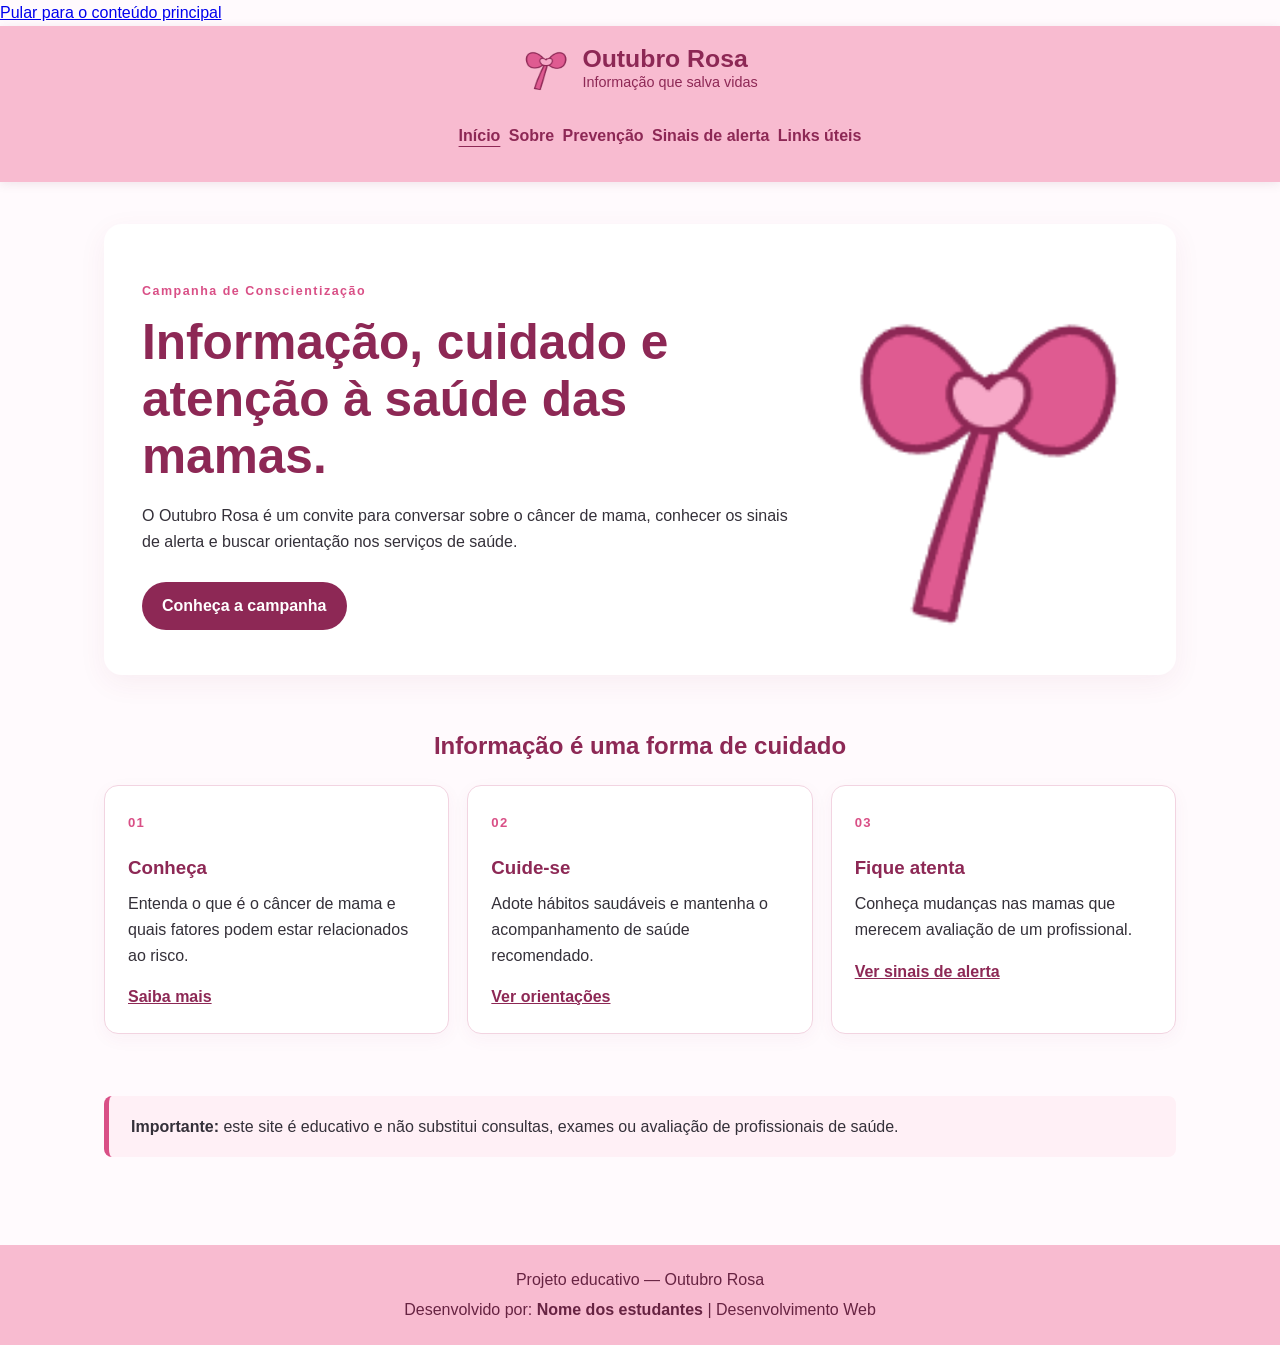
<file: index.html>
<!DOCTYPE html>
<html lang="pt-BR">
<head>
    <meta charset="UTF-8">
    <meta name="viewport" content="width=device-width, initial-scale=1.0">
    <title>Outubro Rosa | Início</title>
    <meta name="description" content="Página educativa sobre a campanha Outubro Rosa. Conheça os sinais de alerta, prevenção e a importância da saúde das mamas.">
 
    <link rel="preload" href="style.css" as style>
    <link rel="stylesheet" href="style.css">
</head>
<body>

  
    <a href="#conteudo-principal" class="pular-conteudo">Pular para o conteúdo principal</a>

    <header class="site-header">
        <a class="marca" href="index.html">
             <img src="laco.png" alt="laco">
            <span>
                <strong>Outubro Rosa</strong>
                <small>Informação que salva vidas</small>
            </span>
        </a>
        <nav aria-label="Menu principal">
            <ul>
                <a href="index.html" aria-current="page">Início</a>
                <a href="sobre.html">Sobre</a>
                <a href="prevencao.html">Prevenção</a>
                <a href="sinais.html">Sinais de alerta</a>
                <a href="links.html">Links úteis</a>
            </ul>
        </nav>
    </header>

    <main id="conteudo-principal">
        <section class="destaque">
            <div>
                <p class="etiqueta">Campanha de Conscientização</p>
                <h1>Informação, cuidado e atenção à saúde das mamas.</h1>
                <p>O Outubro Rosa é um convite para conversar sobre o câncer de mama, conhecer os sinais de alerta e buscar orientação nos serviços de saúde.</p>
                <a class="botao" href="sobre.html">Conheça a campanha</a>
            </div>
            <img class="imagem-destaque" src="laco.png" alt="Ilustração de um laço rosa, símbolo do Outubro Rosa" width="400" height="400" loading="eager">
        </section>

        <section class="secao" aria-labelledby="titulo-informacao">
            <h2 id="titulo-informacao">Informação é uma forma de cuidado</h2>
            <div class="cartoes">
                <article class="cartao">
                    <span class="numero" aria-hidden="true">01</span>
                    <h3>Conheça</h3>
                    <p>Entenda o que é o câncer de mama e quais fatores podem estar relacionados ao risco.</p>
                    <a href="sobre.html" aria-label="Saiba mais sobre o câncer de mama">Saiba mais</a>
                </article>

                <article class="cartao">
                    <span class="numero" aria-hidden="true">02</span>
                    <h3>Cuide-se</h3>
                    <p>Adote hábitos saudáveis e mantenha o acompanhamento de saúde recomendado.</p>
                    <a href="prevencao.html" aria-label="Ver orientações de prevenção">Ver orientações</a>
                </article>

                <article class="cartao">
                    <span class="numero" aria-hidden="true">03</span>
                    <h3>Fique atenta</h3>
                    <p>Conheça mudanças nas mamas que merecem avaliação de um profissional.</p>
                    <a href="sinais.html" aria-label="Ver sinais de alerta sobre o câncer de mama">Ver sinais de alerta</a>
                </article>
            </div>
        </section>

        <aside class="aviso" role="note">
            <strong>Importante:</strong> este site é educativo e não substitui consultas, exames ou avaliação de profissionais de saúde.
        </aside>
    </main>

    <footer>
        <p>Projeto educativo — Outubro Rosa</p>
        <p>Desenvolvido por: <strong>Nome dos estudantes</strong> | Desenvolvimento Web</p>
    </footer>

</body>
</html>
</file>
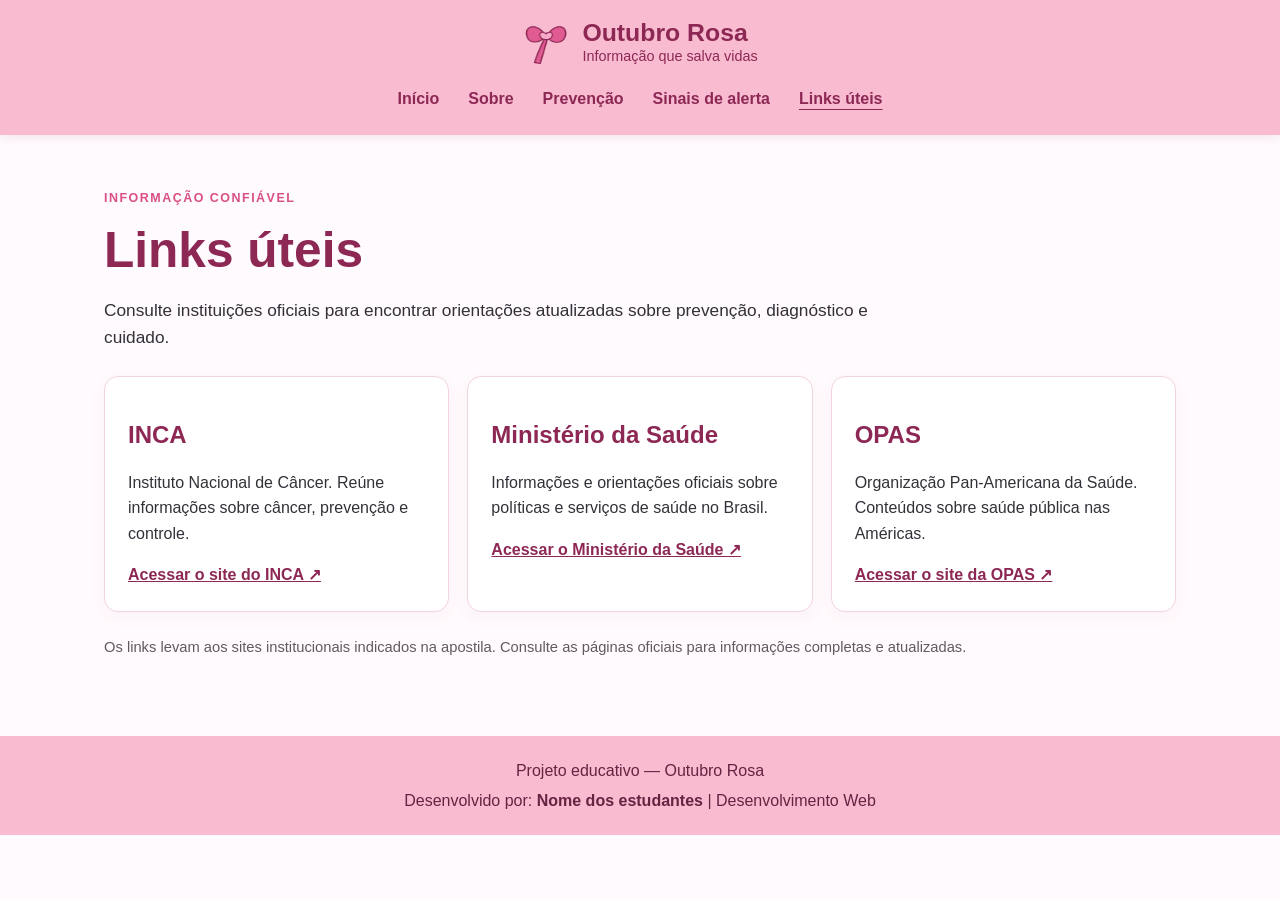
<file: links.html>
<!DOCTYPE html>
<html lang="pt-BR">
<head>
  <meta charset="UTF-8">
  <meta name="viewport" content="width=device-width, initial-scale=1.0">
  <meta name="description" content="Acesse instituições oficiais com informações sobre câncer de mama e saúde.">
  <title>Outubro Rosa | Links úteis</title>
  <link rel="stylesheet" href="style.css">
</head>
<body>
  <header class="site-header">
    <a class="marca" href="index.html">
      <img src="laco.png" alt="Laço rosa, símbolo da campanha">
      <span>
        <strong>Outubro Rosa</strong>
        <small>Informação que salva vidas</small>
      </span>
    </a>
    <nav aria-label="Menu principal">
      <a href="index.html">Início</a>
      <a href="sobre.html">Sobre</a>
      <a href="prevencao.html">Prevenção</a>
      <a href="sinais.html">Sinais de alerta</a>
      <a href="links.html" aria-current="page">Links úteis</a>
    </nav>
  </header>

  <main class="pagina">
    <p class="etiqueta">INFORMAÇÃO CONFIÁVEL</p>
    <h1>Links úteis</h1>
    <p class="introducao">
      Consulte instituições oficiais para encontrar orientações atualizadas sobre prevenção, diagnóstico e cuidado.
    </p>

    <div class="cartoes">
      <article class="cartao">
        <h2>INCA</h2>
        <p>Instituto Nacional de Câncer. Reúne informações sobre câncer, prevenção e controle.</p>
        <a href="https://www.gov.br/inca/pt-br" target="_blank" rel="noopener noreferrer">Acessar o site do INCA ↗</a>
      </article>

      <article class="cartao">
        <h2>Ministério da Saúde</h2>
        <p>Informações e orientações oficiais sobre políticas e serviços de saúde no Brasil.</p>
        <a href="https://www.gov.br/saude/pt-br" target="_blank" rel="noopener noreferrer">Acessar o Ministério da Saúde ↗</a>
      </article>

      <article class="cartao">
        <h2>OPAS</h2>
        <p>Organização Pan-Americana da Saúde. Conteúdos sobre saúde pública nas Américas.</p>
        <a href="https://www.paho.org/pt" target="_blank" rel="noopener noreferrer">Acessar o site da OPAS ↗</a>
      </article>
    </div>

    <p class="nota">
      Os links levam aos sites institucionais indicados na apostila. Consulte as páginas oficiais para informações completas e atualizadas.
    </p>
  </main>

  <footer>
    <p>Projeto educativo — Outubro Rosa</p>
    <p>Desenvolvido por: <strong>Nome dos estudantes</strong> | Desenvolvimento Web</p>
  </footer>
</body>
</html>
</file>
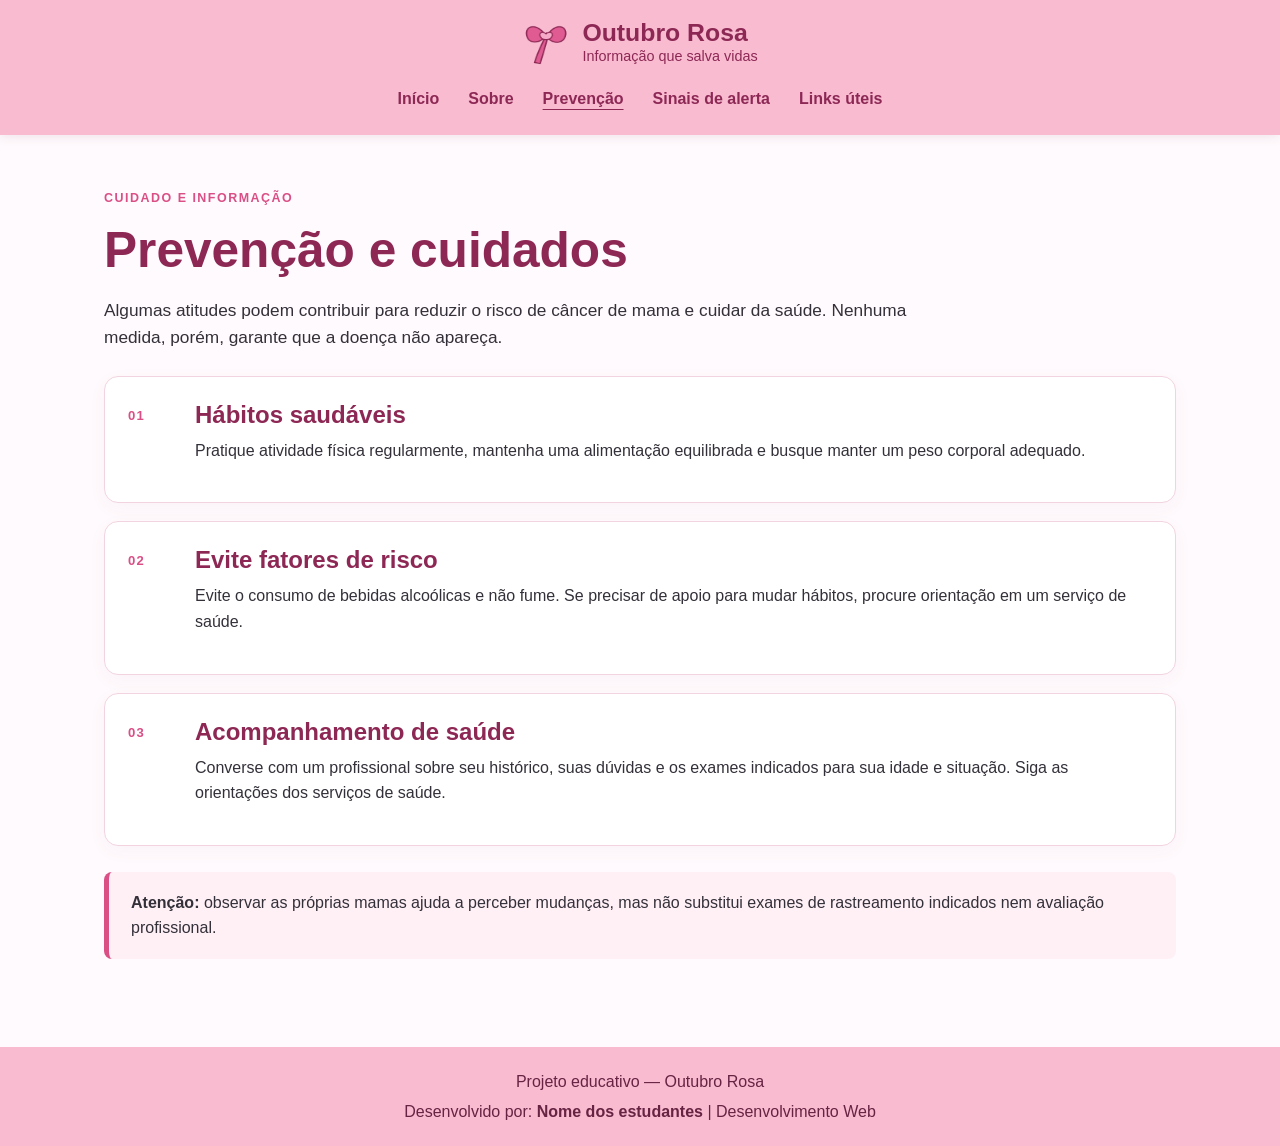
<file: prevencao.html>
<!DOCTYPE html>
<html lang="pt-BR">
<head>
  <meta charset="UTF-8">
  <meta name="viewport" content="width=device-width, initial-scale=1">
  <meta name="description" content="Orientações gerais de cuidado e redução de riscos relacionados ao câncer de mama.">
  <title>Outubro Rosa | Prevenção</title>
  <link rel="stylesheet" href="style.css">
</head>
<body>
  <header class="site-header">
    <a class="marca" href="index.html">
      <img src="laco.png" alt="Laço rosa, símbolo da campanha">
      <span><strong>Outubro Rosa</strong><small>Informação que salva vidas</small></span>
    </a>
    <nav aria-label="Menu principal">
      <a href="index.html">Início</a>
      <a href="sobre.html">Sobre</a>
      <a href="prevencao.html" aria-current="page">Prevenção</a>
      <a href="sinais.html">Sinais de alerta</a>
      <a href="links.html">Links úteis</a>
    </nav>
  </header>

  <main class="pagina">
    <p class="etiqueta">CUIDADO E INFORMAÇÃO</p>
    <h1>Prevenção e cuidados</h1>
    <p class="introducao">Algumas atitudes podem contribuir para reduzir o risco de câncer de mama e cuidar da saúde. Nenhuma medida, porém, garante que a doença não apareça.</p>
    
 
    <section class="cartoes cartoes-verticais">
      <article class="cartao">
        <span class="numero" aria-hidden="true">01</span>
        <h2>Hábitos saudáveis</h2>
        <p>Pratique atividade física regularmente, mantenha uma alimentação equilibrada e busque manter um peso corporal adequado.</p>
      </article>
      
      <article class="cartao">
        <span class="numero" aria-hidden="true">02</span>
        <h2>Evite fatores de risco</h2>
        <p>Evite o consumo de bebidas alcoólicas e não fume. Se precisar de apoio para mudar hábitos, procure orientação em um serviço de saúde.</p>
      </article>
      
      <article class="cartao">
        <span class="numero" aria-hidden="true">03</span>
        <h2>Acompanhamento de saúde</h2>
        <p>Converse com um profissional sobre seu histórico, suas dúvidas e os exames indicados para sua idade e situação. Siga as orientações dos serviços de saúde.</p>
      </article>
    </section>

    <aside class="aviso"><strong>Atenção:</strong> observar as próprias mamas ajuda a perceber mudanças, mas não substitui exames de rastreamento indicados nem avaliação profissional.</aside>
  </main>

  <footer>
    <p>Projeto educativo — Outubro Rosa</p>
    <p>Desenvolvido por: <strong>Nome dos estudantes</strong> | Desenvolvimento Web</p>
  </footer>
</body>
</html>
</file>
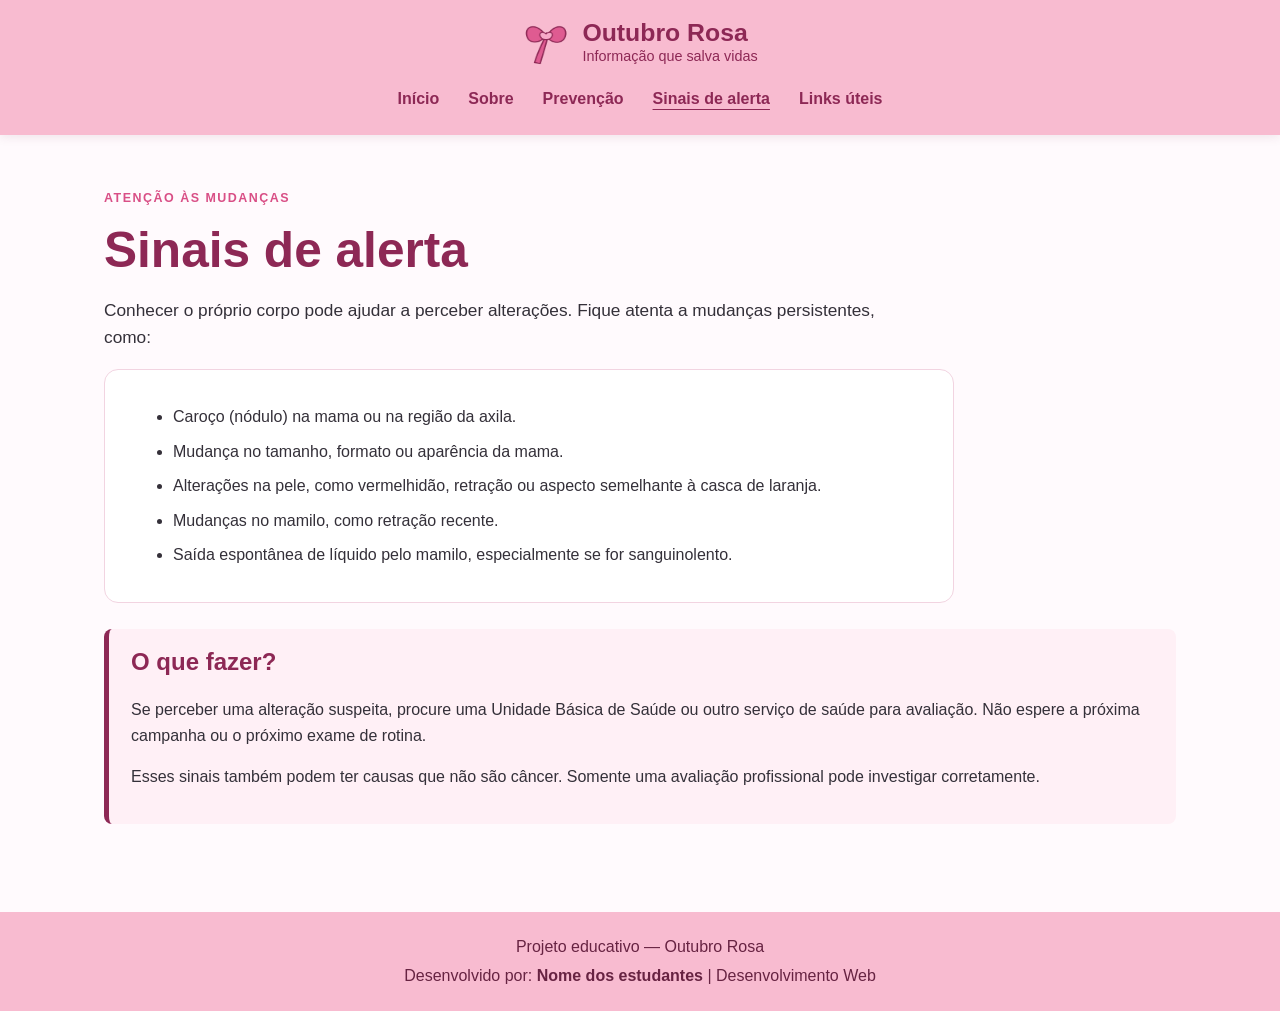
<file: sinais.html>
<!DOCTYPE html>
<html lang="pt-BR">
<head>
  <meta charset="UTF-8"><meta name="viewport" content="width=device-width, initial-scale=1">
  <meta name="description" content="Conheça alterações nas mamas que precisam de avaliação profissional.">
  <title>Outubro Rosa | Sinais de alerta</title><link rel="stylesheet" href="style.css">
</head>
<body>
  <header class="site-header">
    <a class="marca" href="index.html"><img src="laco.png" alt="Laço rosa, símbolo da campanha"><span><strong>Outubro Rosa</strong><small>Informação que salva vidas</small></span></a>
    <nav aria-label="Menu principal"><a href="index.html">Início</a><a href="sobre.html">Sobre</a><a href="prevencao.html">Prevenção</a><a href="sinais.html" aria-current="page">Sinais de alerta</a><a href="links.html">Links úteis</a></nav>
  </header>
  <main class="pagina">
    <p class="etiqueta">ATENÇÃO ÀS MUDANÇAS</p><h1>Sinais de alerta</h1>
    <p class="introducao">Conhecer o próprio corpo pode ajudar a perceber alterações. Fique atenta a mudanças persistentes, como:</p>
    
   
    <section class="lista-alertas">
      <ul>
        <li>Caroço (nódulo) na mama ou na região da axila.</li>
        <li>Mudança no tamanho, formato ou aparência da mama.</li>
        <li>Alterações na pele, como vermelhidão, retração ou aspecto semelhante à casca de laranja.</li>
        <li>Mudanças no mamilo, como retração recente.</li>
        <li>Saída espontânea de líquido pelo mamilo, especialmente se for sanguinolento.</li>
      </ul>
    </section> 
    
    <aside class="aviso aviso-forte"><h2>O que fazer?</h2><p>Se perceber uma alteração suspeita, procure uma Unidade Básica de Saúde ou outro serviço de saúde para avaliação. Não espere a próxima campanha ou o próximo exame de rotina.</p><p>Esses sinais também podem ter causas que não são câncer. Somente uma avaliação profissional pode investigar corretamente.</p></aside>
  </main>
  <footer><p>Projeto educativo — Outubro Rosa</p><p>Desenvolvido por: <strong>Nome dos estudantes</strong> | Desenvolvimento Web</p></footer>
</body>
</html>
</file>
<file: style.css>
* { 
  box-sizing: border-box; 
}

:root { 
  --rosa: #d94f86; 
  --rosa-escuro: #8d2855; 
  --rosa-claro: #fff0f6; 
  --texto: #343039; 
  --fundo: #fffafd; 
}

body { 
  margin: 0; 
  font-family: Arial, Helvetica, sans-serif; 
  color: var(--texto); 
  background: var(--fundo); 
  line-height: 1.6; 
}


a:focus-visible { 
  outline: 3px solid #5d1837; 
  outline-offset: 3px; 
}

.site-header { 
  background: #f8bbd0; 
  padding: 18px max(5%, calc((100% - 1120px) / 2)); 
  box-shadow: 0 2px 10px #6b24401a; 
}

.marca { 
  display: flex; 
  align-items: center; 
  justify-content: center; 
  gap: 12px; 
  color: var(--rosa-escuro); 
  text-decoration: none; 
  margin-bottom: 15px; 
}

.marca img { 
  width: 48px; 
  height: 48px; 
}

.marca span { 
  display: flex; 
  flex-direction: column; 
  line-height: 1.2; 
}

.marca strong { 
  font-size: 1.55rem; 
}

.marca small { 
  font-size: 0.9rem; 
}

nav { 
  display: flex; 
  gap: 10px 25px; 
  justify-content: center; 
  flex-wrap: wrap; 
}

nav a { 
  color: var(--rosa-escuro); 
  text-decoration: none; 
  font-weight: 700; 
  padding: 5px 2px; 
}

nav a:hover, 
nav a:focus, 
nav a[aria-current="page"] { 
  text-decoration: underline; 
  text-underline-offset: 5px; 
}

main { 
  max-width: 1120px; 
  margin: auto; 
  padding: 42px 24px; 
}

.pagina { 
  min-height: 58vh; 
}

.introducao { 
  max-width: 820px; 
  font-size: 1.08rem; 
}

.conteudo-lateral { 
  display: grid; 
  grid-template-columns: 1fr 260px; 
  gap: 38px; 
  align-items: start; 
}

.secao { 
  padding: 36px 0 12px; 
}

.secao > h2 { 
  text-align: center; 
  margin-bottom: 22px; 
}

h1 { 
  color: var(--rosa-escuro); 
  font-size: clamp(2rem, 4vw, 3.1rem); 
  line-height: 1.15; 
  margin: 8px 0 18px; 
}

h2 { 
  color: var(--rosa-escuro); 
  line-height: 1.25; 
}

h3 { 
  color: var(--rosa-escuro); 
  margin-bottom: 6px; 
}

.etiqueta { 
  color: var(--rosa); 
  font-weight: 800; 
  letter-spacing: 0.12em; 
  font-size: 0.78rem; 
}

.numero { 
  color: var(--rosa); 
  font-size: 0.82rem; 
  font-weight: 800; 
  letter-spacing: 0.1em; 
}

.nota { 
  color: #615963; 
  font-size: 0.92rem; 
}

li { 
  margin: 9px 0; 
}

.destaque { 
  display: flex; 
  align-items: center; 
  gap: 48px; 
  background: white; 
  border-radius: 18px; 
  padding: 38px; 
  box-shadow: 0 8px 28px #8d285510; 
}

.destaque > div { 
  flex: 1; 
}

.imagem-destaque { 
  width: 34%; 
  max-width: 300px; 
  height: auto; 
}

.imagem-pagina { 
  width: 100%; 
  max-width: 260px; 
  margin: 40px auto; 
}

.botao { 
  display: inline-block; 
  margin-top: 12px; 
  padding: 11px 20px; 
  border-radius: 30px; 
  background: var(--rosa-escuro); 
  color: white; 
  text-decoration: none; 
  font-weight: 700; 
}

.botao:hover, 
.botao:focus { 
  background: #651b3c; 
}

.cartoes { 
  display: grid; 
  grid-template-columns: repeat(3, 1fr); 
  gap: 18px; 
  margin: 24px 0; 
}

.cartao { 
  background: white; 
  border: 1px solid #f2d4e1; 
  border-radius: 14px; 
  padding: 23px; 
  box-shadow: 0 5px 18px #8d28550b; 
}

.cartao p { 
  margin-top: 8px; 
}

.cartao a { 
  color: var(--rosa-escuro); 
  font-weight: 700; 
}

.cartoes-verticais { 
  grid-template-columns: 1fr; 
}

.cartoes-verticais .cartao { 
  display: grid; 
  grid-template-columns: 55px 1fr; 
  column-gap: 12px; 
}

.cartoes-verticais .cartao .numero { 
  grid-row: span 2; 
  padding-top: 5px; 
}

.cartoes-verticais .cartao h2 { 
  margin: 0; 
}


.aviso { 
  margin: 26px 0; 
  padding: 18px 22px; 
  border-left: 5px solid var(--rosa); 
  border-radius: 8px; 
  background: var(--rosa-claro); 
}

.aviso-forte { 
  border-left-color: var(--rosa-escuro); 
}

.aviso h2 { 
  margin-top: 0; 
}

.lista-alertas { 
  background: white; 
  border: 1px solid #f2d4e1; 
  border-radius: 14px; 
  padding: 18px 28px; 
  max-width: 850px; 
}

footer { 
  background: #f8bbd0; 
  color: #672342; 
  text-align: center; 
  padding: 18px 20px; 
  margin-top: 20px; 
}

footer p { 
  margin: 4px; 
}

@media (max-width: 700px) { 
  .site-header { 
    padding: 16px 14px; 
  }

  nav { 
    gap: 7px 15px; 
  }

  main { 
    padding: 28px 16px; 
  }

  .destaque { 
    flex-direction: column-reverse; 
    text-align: center; 
    padding: 25px 20px; 
    gap: 15px; 
  }

  .imagem-destaque { 
    width: 48%; 
    max-width: 190px; 
  }

  .cartoes { 
    grid-template-columns: 1fr; 
  }

  .conteudo-lateral { 
    grid-template-columns: 1fr; 
  }

  .imagem-pagina { 
    max-width: 160px; 
    margin: 0 auto; 
    grid-row: 1; 
  } 
}
</file>
